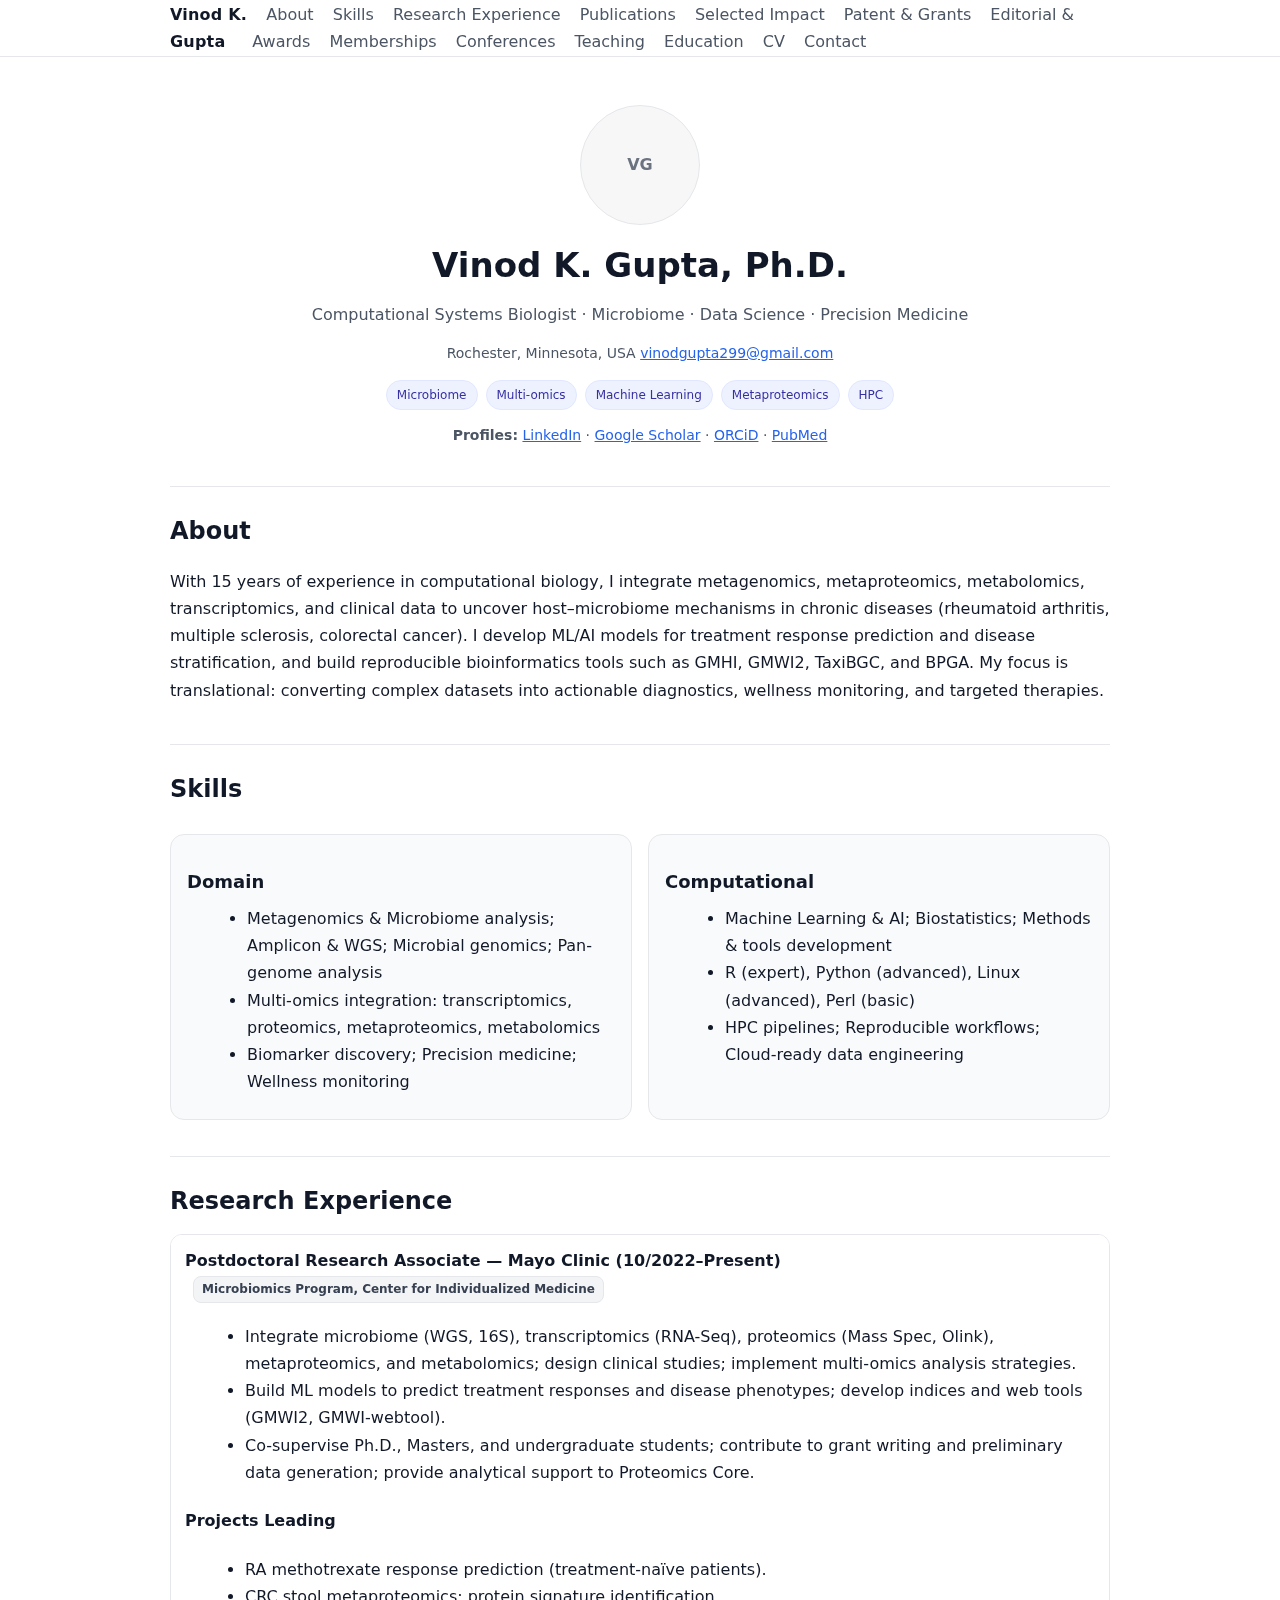
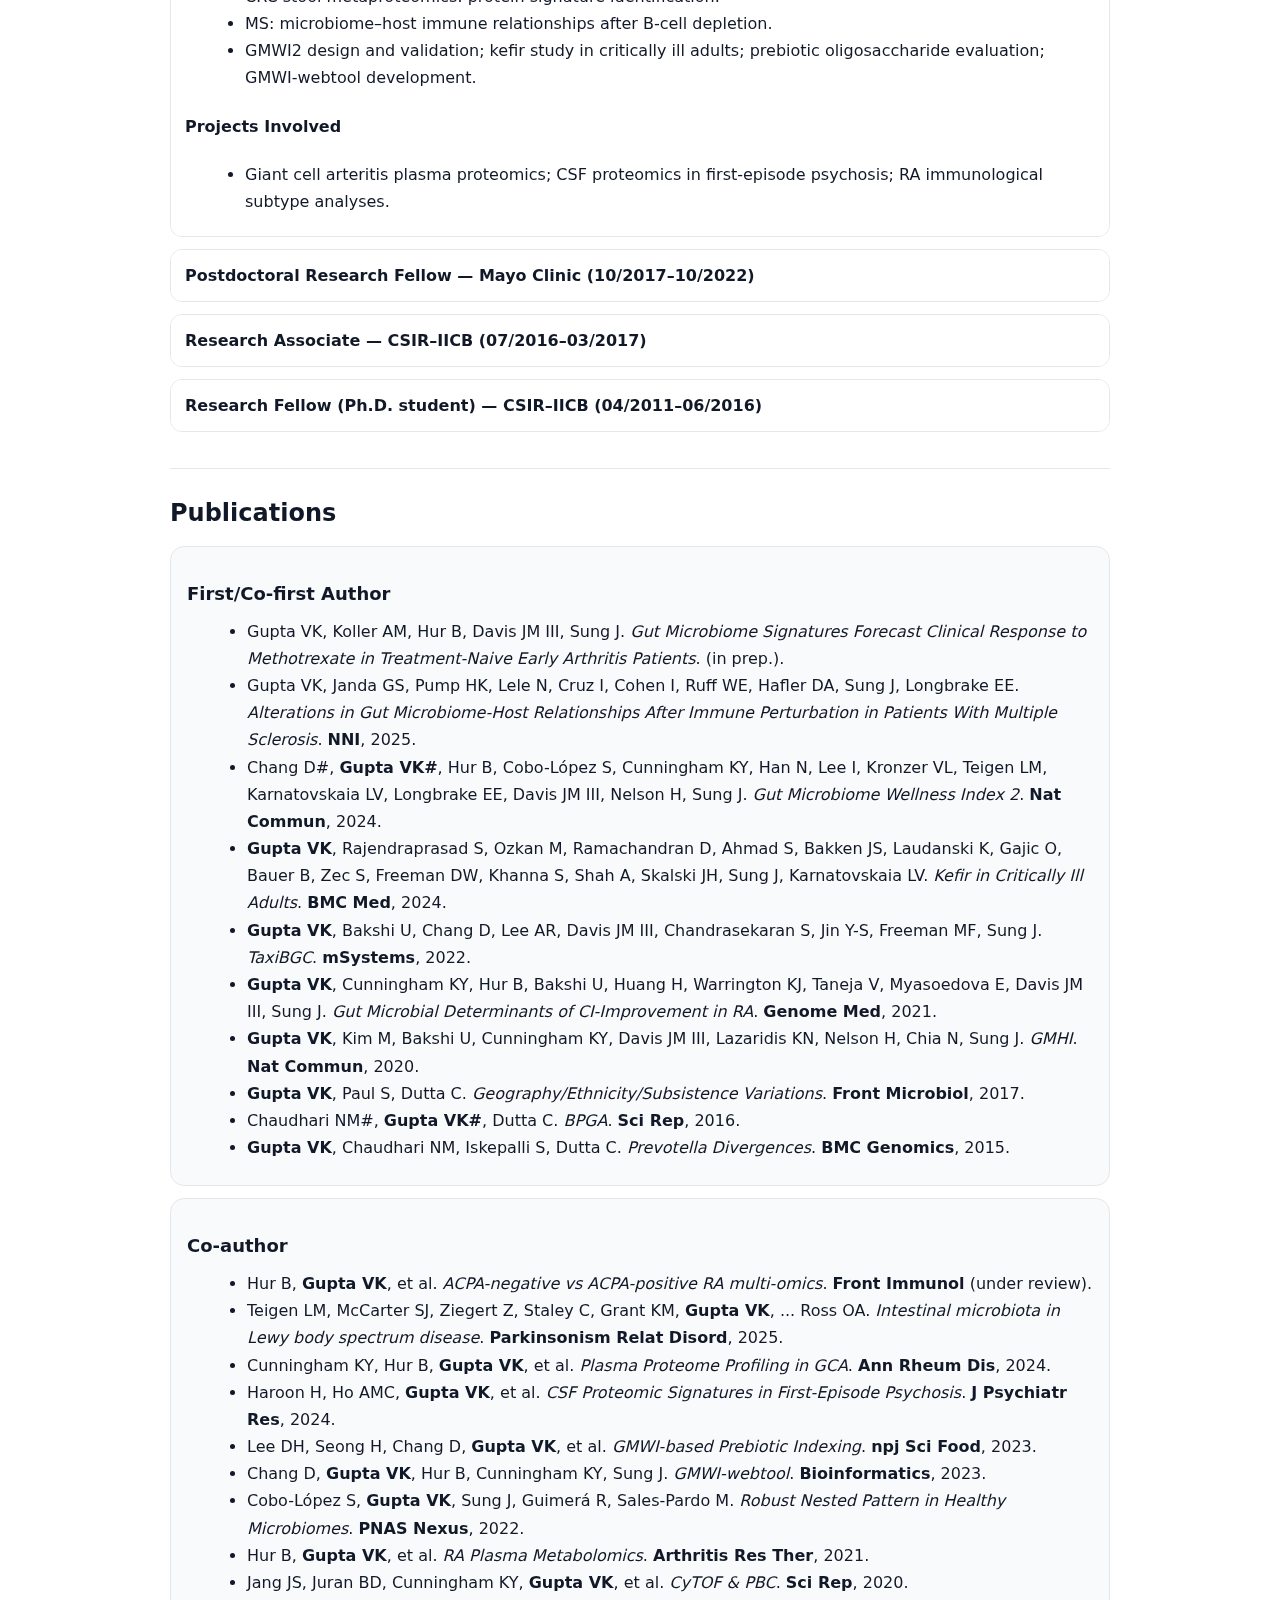
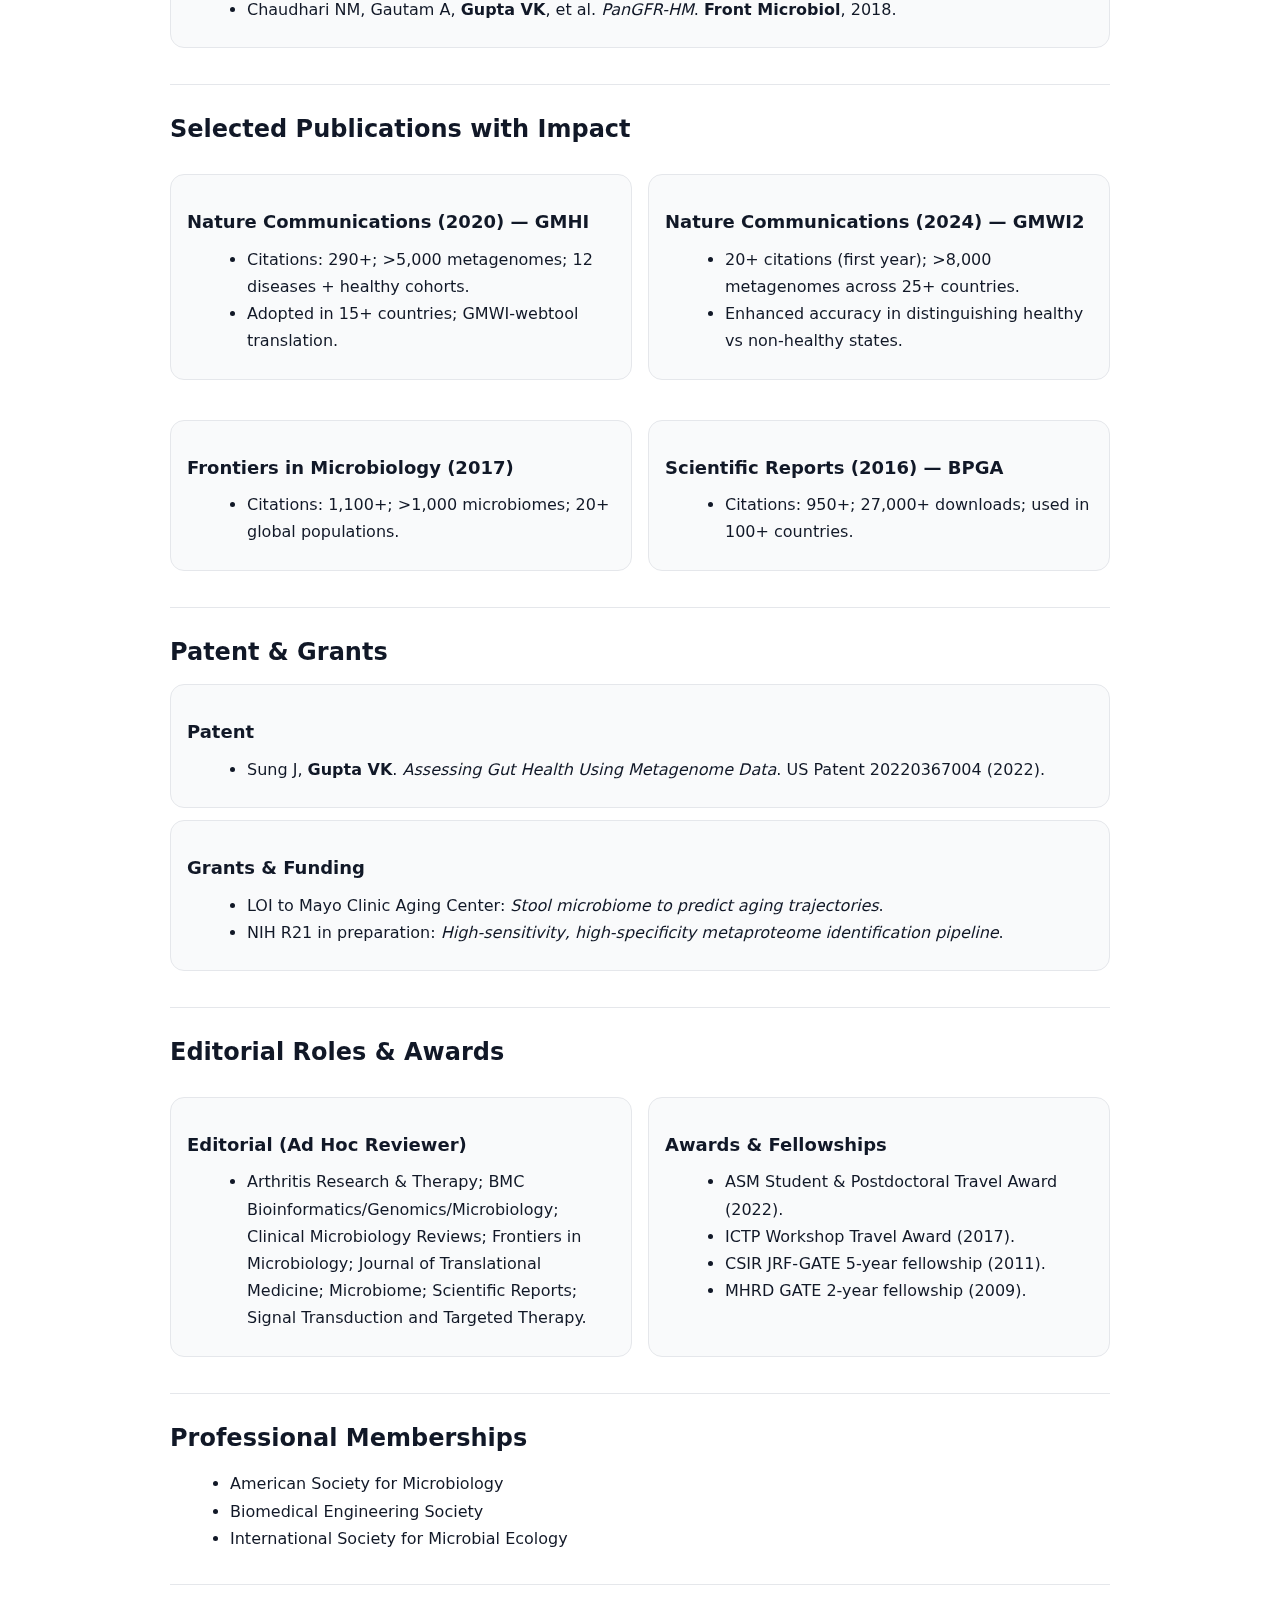
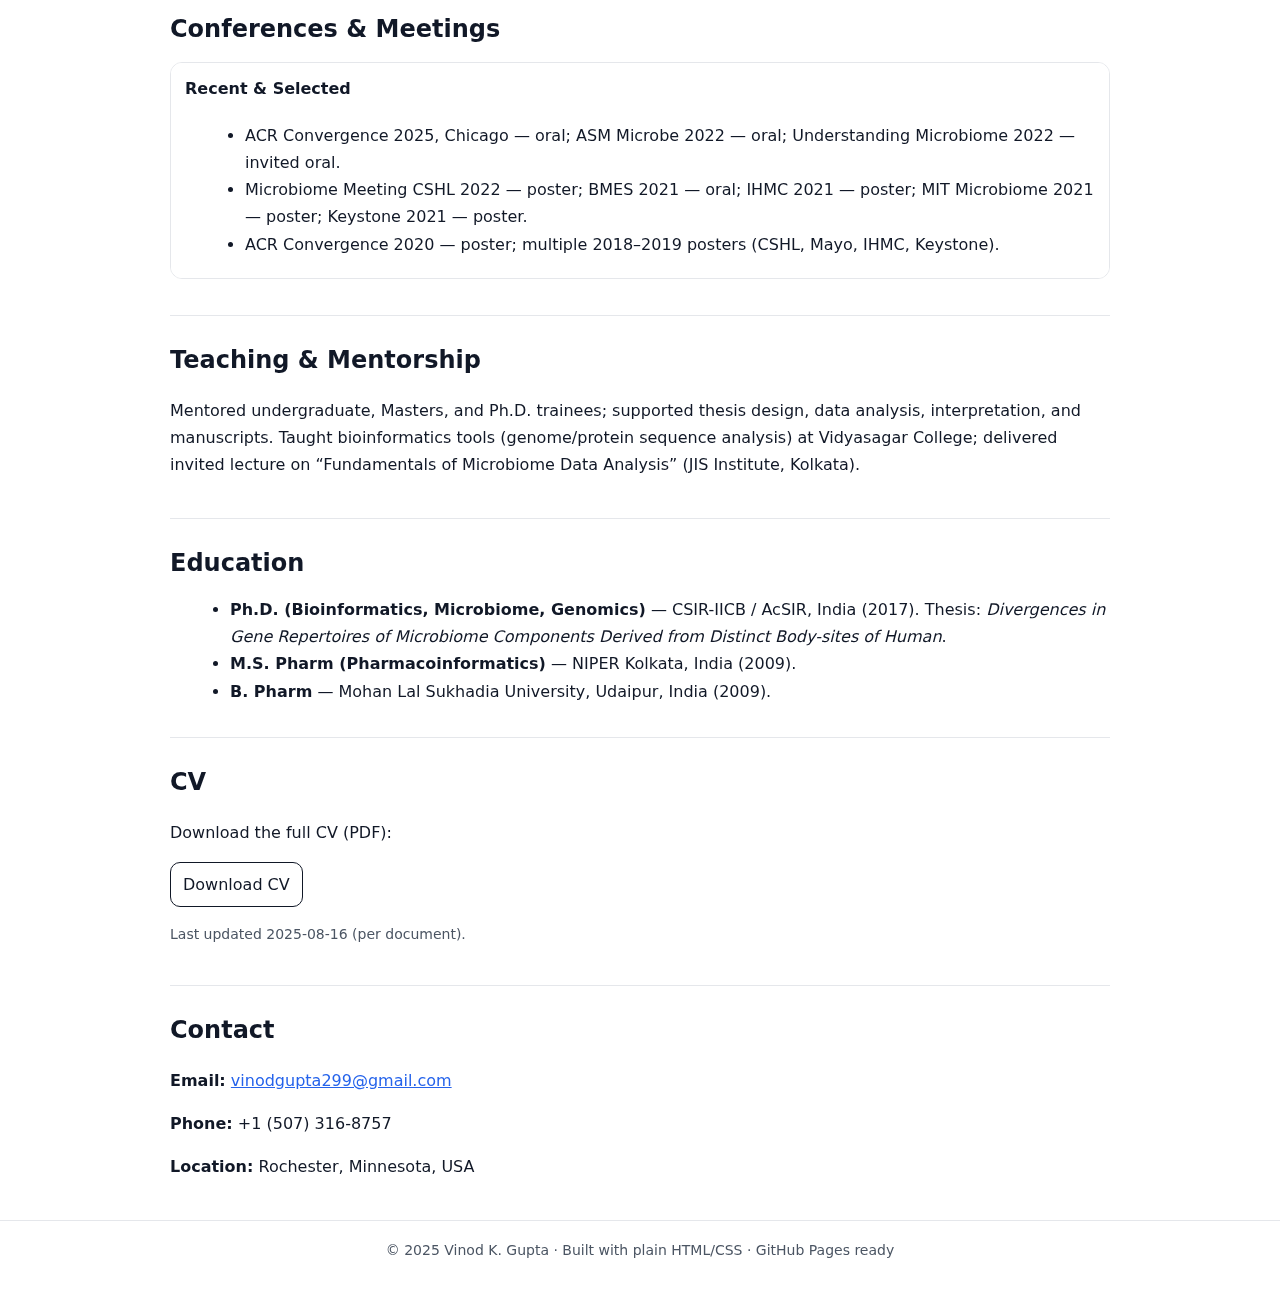
<file: index.html>
<!doctype html>
<html lang="en">
<head>
  <meta charset="utf-8">
  <meta name="viewport" content="width=device-width, initial-scale=1">
  <title>Vinod K. Gupta, Ph.D. — Academic Homepage</title>
  <link rel="stylesheet" href="styles.css">
  <meta name="description" content="Comprehensive academic homepage of Dr. Vinod K. Gupta: microbiome, multi-omics, machine learning, publications, grants, teaching, and more.">
</head>
<body>
  <nav>
    <div class="container nav-inner">
      <div class="brand">Vinod K. Gupta</div>
      <div class="menu">
        <a href="#about">About</a>
        <a href="#skills">Skills</a>
        <a href="#experience">Research Experience</a>
        <a href="#publications">Publications</a>
        <a href="#impact">Selected Impact</a>
        <a href="#patents-grants">Patent & Grants</a>
        <a href="#editorial-awards">Editorial & Awards</a>
        <a href="#membership">Memberships</a>
        <a href="#conferences">Conferences</a>
        <a href="#teaching">Teaching</a>
        <a href="#education">Education</a>
        <a href="#cv">CV</a>
        <a href="#contact">Contact</a>
      </div>
    </div>
  </nav>

  <header class="header container">
    <figure class="avatar">VG</figure>
    <h1>Vinod K. Gupta, Ph.D.</h1>
    <div class="lead">Computational Systems Biologist · Microbiome · Data Science · Precision Medicine</div>
    <p class="small">Rochester, Minnesota, USA <a href="mailto:vinodgupta299@gmail.com">vinodgupta299@gmail.com</a></p>
    <div class="chips">
      <span class="chip">Microbiome</span><span class="chip">Multi-omics</span><span class="chip">Machine Learning</span><span class="chip">Metaproteomics</span><span class="chip">HPC</span>
    </div>
    <p class="small"><strong>Profiles:</strong> <a href="https://www.linkedin.com/in/drvinodkgupta/" target="_blank" rel="noopener">LinkedIn</a> · <a href="https://scholar.google.co.in/citations?user=w4gWV6YAAAAJ&hl=en" target="_blank" rel="noopener">Google Scholar</a> · <a href="https://orcid.org/0000-0003-1467-9993" target="_blank" rel="noopener">ORCiD</a> · <a href="https://www.ncbi.nlm.nih.gov/myncbi/collections/mybibliography/" target="_blank" rel="noopener">PubMed</a></p>
  </header>

  <main class="container">
    <section id="about" class="section">
      <h2>About</h2>
      <p>With 15 years of experience in computational biology, I integrate metagenomics, metaproteomics, metabolomics, transcriptomics, and clinical data to uncover host–microbiome mechanisms in chronic diseases (rheumatoid arthritis, multiple sclerosis, colorectal cancer). I develop ML/AI models for treatment response prediction and disease stratification, and build reproducible bioinformatics tools such as GMHI, GMWI2, TaxiBGC, and BPGA. My focus is translational: converting complex datasets into actionable diagnostics, wellness monitoring, and targeted therapies.</p>
    </section>

    <section id="skills" class="section">
      <h2>Skills</h2>
      <div class="grid two">
        <div class="card">
          <h3>Domain</h3>
          <ul>
            <li>Metagenomics & Microbiome analysis; Amplicon & WGS; Microbial genomics; Pan-genome analysis</li>
            <li>Multi-omics integration: transcriptomics, proteomics, metaproteomics, metabolomics</li>
            <li>Biomarker discovery; Precision medicine; Wellness monitoring</li>
          </ul>
        </div>
        <div class="card">
          <h3>Computational</h3>
          <ul>
            <li>Machine Learning & AI; Biostatistics; Methods & tools development</li>
            <li>R (expert), Python (advanced), Linux (advanced), Perl (basic)</li>
            <li>HPC pipelines; Reproducible workflows; Cloud-ready data engineering</li>
          </ul>
        </div>
      </div>
    </section>

    <section id="experience" class="section">
      <h2>Research Experience</h2>

      <details class="accordion" open>
        <summary>Postdoctoral Research Associate — Mayo Clinic (10/2022–Present) <span class="badge">Microbiomics Program, Center for Individualized Medicine</span></summary>
        <div class="content">
          <ul>
            <li>Integrate microbiome (WGS, 16S), transcriptomics (RNA-Seq), proteomics (Mass Spec, Olink), metaproteomics, and metabolomics; design clinical studies; implement multi-omics analysis strategies.</li>
            <li>Build ML models to predict treatment responses and disease phenotypes; develop indices and web tools (GMWI2, GMWI-webtool).</li>
            <li>Co-supervise Ph.D., Masters, and undergraduate students; contribute to grant writing and preliminary data generation; provide analytical support to Proteomics Core.</li>
          </ul>
          <h4>Projects Leading</h4>
          <ul>
            <li>RA methotrexate response prediction (treatment-naïve patients).</li>
            <li>CRC stool metaproteomics: protein signature identification.</li>
            <li>MS: microbiome–host immune relationships after B-cell depletion.</li>
            <li>GMWI2 design and validation; kefir study in critically ill adults; prebiotic oligosaccharide evaluation; GMWI-webtool development.</li>
          </ul>
          <h4>Projects Involved</h4>
          <ul>
            <li>Giant cell arteritis plasma proteomics; CSF proteomics in first-episode psychosis; RA immunological subtype analyses.</li>
          </ul>
        </div>
      </details>

      <details class="accordion">
        <summary>Postdoctoral Research Fellow — Mayo Clinic (10/2017–10/2022)</summary>
        <div class="content">
          <ul>
            <li>Led GMHI development; deep-learning model for RA improvement; TaxiBGC pipeline for BGCs.</li>
            <li>Contributed to plasma metabolomics in RA; CyTOF in PBC; nested patterns in healthy gut microbiomes.</li>
          </ul>
        </div>
      </details>

      <details class="accordion">
        <summary>Research Associate — CSIR–IICB (07/2016–03/2017)</summary>
        <div class="content">
          <ul>
            <li>Human microbiome variation across geography/ethnicity/subsistence; PanGFR-HM web resource.</li>
          </ul>
        </div>
      </details>

      <details class="accordion">
        <summary>Research Fellow (Ph.D. student) — CSIR–IICB (04/2011–06/2016)</summary>
        <div class="content">
          <ul>
            <li>Microbial genomes, pan-genome analysis, sequence statistics, phylogeny, KEGG/COG functional analysis.</li>
            <li>Developed BPGA pipeline; supervised Masters students; conference presentations and manuscripts.</li>
          </ul>
        </div>
      </details>
    </section>

    <section id="publications" class="section">
      <h2>Publications</h2>
      <div class="card">
        <h3>First/Co-first Author</h3>
        <ul>
          <li>Gupta VK, Koller AM, Hur B, Davis JM III, Sung J. <em>Gut Microbiome Signatures Forecast Clinical Response to Methotrexate in Treatment-Naive Early Arthritis Patients</em>. (in prep.).</li>
          <li>Gupta VK, Janda GS, Pump HK, Lele N, Cruz I, Cohen I, Ruff WE, Hafler DA, Sung J, Longbrake EE. <em>Alterations in Gut Microbiome-Host Relationships After Immune Perturbation in Patients With Multiple Sclerosis</em>. <strong>NNI</strong>, 2025.</li>
          <li>Chang D#, <strong>Gupta VK#</strong>, Hur B, Cobo-López S, Cunningham KY, Han N, Lee I, Kronzer VL, Teigen LM, Karnatovskaia LV, Longbrake EE, Davis JM III, Nelson H, Sung J. <em>Gut Microbiome Wellness Index 2</em>. <strong>Nat Commun</strong>, 2024.</li>
          <li><strong>Gupta VK</strong>, Rajendraprasad S, Ozkan M, Ramachandran D, Ahmad S, Bakken JS, Laudanski K, Gajic O, Bauer B, Zec S, Freeman DW, Khanna S, Shah A, Skalski JH, Sung J, Karnatovskaia LV. <em>Kefir in Critically Ill Adults</em>. <strong>BMC Med</strong>, 2024.</li>
          <li><strong>Gupta VK</strong>, Bakshi U, Chang D, Lee AR, Davis JM III, Chandrasekaran S, Jin Y-S, Freeman MF, Sung J. <em>TaxiBGC</em>. <strong>mSystems</strong>, 2022.</li>
          <li><strong>Gupta VK</strong>, Cunningham KY, Hur B, Bakshi U, Huang H, Warrington KJ, Taneja V, Myasoedova E, Davis JM III, Sung J. <em>Gut Microbial Determinants of CI-Improvement in RA</em>. <strong>Genome Med</strong>, 2021.</li>
          <li><strong>Gupta VK</strong>, Kim M, Bakshi U, Cunningham KY, Davis JM III, Lazaridis KN, Nelson H, Chia N, Sung J. <em>GMHI</em>. <strong>Nat Commun</strong>, 2020.</li>
          <li><strong>Gupta VK</strong>, Paul S, Dutta C. <em>Geography/Ethnicity/Subsistence Variations</em>. <strong>Front Microbiol</strong>, 2017.</li>
          <li>Chaudhari NM#, <strong>Gupta VK#</strong>, Dutta C. <em>BPGA</em>. <strong>Sci Rep</strong>, 2016.</li>
          <li><strong>Gupta VK</strong>, Chaudhari NM, Iskepalli S, Dutta C. <em>Prevotella Divergences</em>. <strong>BMC Genomics</strong>, 2015.</li>
        </ul>
      </div>
      <div class="card">
        <h3>Co-author</h3>
        <ul>
          <li>Hur B, <strong>Gupta VK</strong>, et al. <em>ACPA-negative vs ACPA-positive RA multi-omics</em>. <strong>Front Immunol</strong> (under review).</li>
          <li>Teigen LM, McCarter SJ, Ziegert Z, Staley C, Grant KM, <strong>Gupta VK</strong>, ... Ross OA. <em>Intestinal microbiota in Lewy body spectrum disease</em>. <strong>Parkinsonism Relat Disord</strong>, 2025.</li>
          <li>Cunningham KY, Hur B, <strong>Gupta VK</strong>, et al. <em>Plasma Proteome Profiling in GCA</em>. <strong>Ann Rheum Dis</strong>, 2024.</li>
          <li>Haroon H, Ho AMC, <strong>Gupta VK</strong>, et al. <em>CSF Proteomic Signatures in First-Episode Psychosis</em>. <strong>J Psychiatr Res</strong>, 2024.</li>
          <li>Lee DH, Seong H, Chang D, <strong>Gupta VK</strong>, et al. <em>GMWI-based Prebiotic Indexing</em>. <strong>npj Sci Food</strong>, 2023.</li>
          <li>Chang D, <strong>Gupta VK</strong>, Hur B, Cunningham KY, Sung J. <em>GMWI-webtool</em>. <strong>Bioinformatics</strong>, 2023.</li>
          <li>Cobo-López S, <strong>Gupta VK</strong>, Sung J, Guimerá R, Sales-Pardo M. <em>Robust Nested Pattern in Healthy Microbiomes</em>. <strong>PNAS Nexus</strong>, 2022.</li>
          <li>Hur B, <strong>Gupta VK</strong>, et al. <em>RA Plasma Metabolomics</em>. <strong>Arthritis Res Ther</strong>, 2021.</li>
          <li>Jang JS, Juran BD, Cunningham KY, <strong>Gupta VK</strong>, et al. <em>CyTOF & PBC</em>. <strong>Sci Rep</strong>, 2020.</li>
          <li>Chaudhari NM, Gautam A, <strong>Gupta VK</strong>, et al. <em>PanGFR-HM</em>. <strong>Front Microbiol</strong>, 2018.</li>
        </ul>
      </div>
    </section>

    <section id="impact" class="section">
      <h2>Selected Publications with Impact</h2>
      <div class="grid two">
        <div class="card">
          <h3>Nature Communications (2020) — GMHI</h3>
          <ul>
            <li>Citations: 290+; >5,000 metagenomes; 12 diseases + healthy cohorts.</li>
            <li>Adopted in 15+ countries; GMWI-webtool translation.</li>
          </ul>
        </div>
        <div class="card">
          <h3>Nature Communications (2024) — GMWI2</h3>
          <ul>
            <li>20+ citations (first year); >8,000 metagenomes across 25+ countries.</li>
            <li>Enhanced accuracy in distinguishing healthy vs non-healthy states.</li>
          </ul>
        </div>
        <div class="card">
          <h3>Frontiers in Microbiology (2017)</h3>
          <ul>
            <li>Citations: 1,100+; >1,000 microbiomes; 20+ global populations.</li>
          </ul>
        </div>
        <div class="card">
          <h3>Scientific Reports (2016) — BPGA</h3>
          <ul>
            <li>Citations: 950+; 27,000+ downloads; used in 100+ countries.</li>
          </ul>
        </div>
      </div>
    </section>

    <section id="patents-grants" class="section">
      <h2>Patent & Grants</h2>
      <div class="card">
        <h3>Patent</h3>
        <ul>
          <li>Sung J, <strong>Gupta VK</strong>. <em>Assessing Gut Health Using Metagenome Data</em>. US Patent 20220367004 (2022).</li>
        </ul>
      </div>
      <div class="card">
        <h3>Grants & Funding</h3>
        <ul>
          <li>LOI to Mayo Clinic Aging Center: <em>Stool microbiome to predict aging trajectories</em>.</li>
          <li>NIH R21 in preparation: <em>High-sensitivity, high-specificity metaproteome identification pipeline</em>.</li>
        </ul>
      </div>
    </section>

    <section id="editorial-awards" class="section">
      <h2>Editorial Roles & Awards</h2>
      <div class="grid two">
        <div class="card">
          <h3>Editorial (Ad Hoc Reviewer)</h3>
          <ul>
            <li>Arthritis Research & Therapy; BMC Bioinformatics/Genomics/Microbiology; Clinical Microbiology Reviews; Frontiers in Microbiology; Journal of Translational Medicine; Microbiome; Scientific Reports; Signal Transduction and Targeted Therapy.</li>
          </ul>
        </div>
        <div class="card">
          <h3>Awards & Fellowships</h3>
          <ul>
            <li>ASM Student & Postdoctoral Travel Award (2022).</li>
            <li>ICTP Workshop Travel Award (2017).</li>
            <li>CSIR JRF-GATE 5-year fellowship (2011).</li>
            <li>MHRD GATE 2-year fellowship (2009).</li>
          </ul>
        </div>
      </div>
    </section>

    <section id="membership" class="section">
      <h2>Professional Memberships</h2>
      <ul>
        <li>American Society for Microbiology</li>
        <li>Biomedical Engineering Society</li>
        <li>International Society for Microbial Ecology</li>
      </ul>
    </section>

    <section id="conferences" class="section">
      <h2>Conferences & Meetings</h2>
      <details class="accordion" open>
        <summary>Recent & Selected</summary>
        <div class="content">
          <ul>
            <li>ACR Convergence 2025, Chicago — oral; ASM Microbe 2022 — oral; Understanding Microbiome 2022 — invited oral.</li>
            <li>Microbiome Meeting CSHL 2022 — poster; BMES 2021 — oral; IHMC 2021 — poster; MIT Microbiome 2021 — poster; Keystone 2021 — poster.</li>
            <li>ACR Convergence 2020 — poster; multiple 2018–2019 posters (CSHL, Mayo, IHMC, Keystone).</li>
          </ul>
        </div>
      </details>
    </section>

    <section id="teaching" class="section">
      <h2>Teaching & Mentorship</h2>
      <p>Mentored undergraduate, Masters, and Ph.D. trainees; supported thesis design, data analysis, interpretation, and manuscripts. Taught bioinformatics tools (genome/protein sequence analysis) at Vidyasagar College; delivered invited lecture on “Fundamentals of Microbiome Data Analysis” (JIS Institute, Kolkata).</p>
    </section>

    <section id="education" class="section">
      <h2>Education</h2>
      <ul>
        <li><strong>Ph.D. (Bioinformatics, Microbiome, Genomics)</strong> — CSIR-IICB / AcSIR, India (2017). Thesis: <em>Divergences in Gene Repertoires of Microbiome Components Derived from Distinct Body-sites of Human</em>.</li>
        <li><strong>M.S. Pharm (Pharmacoinformatics)</strong> — NIPER Kolkata, India (2009).</li>
        <li><strong>B. Pharm</strong> — Mohan Lal Sukhadia University, Udaipur, India (2009).</li>
      </ul>
    </section>

    <section id="cv" class="section">
      <h2>CV</h2>
      <p>Download the full CV (PDF):</p>
      <p><a class="btn" href="assets/VinodGupta_CV_Vinod.pdf" download>Download CV</a></p>
      <p class="small">Last updated 2025-08-16 (per document).</p>
    </section>

    <section id="contact" class="section">
      <h2>Contact</h2>
      <p><strong>Email:</strong> <a href="mailto:vinodgupta299@gmail.com">vinodgupta299@gmail.com</a></p>
      <p><strong>Phone:</strong> +1 (507) 316-8757</p>
      <p><strong>Location:</strong> Rochester, Minnesota, USA</p>
    </section>
  </main>

  <footer>
    © 2025 Vinod K. Gupta · Built with plain HTML/CSS · GitHub Pages ready
  </footer>
</body>
</html>
</file>
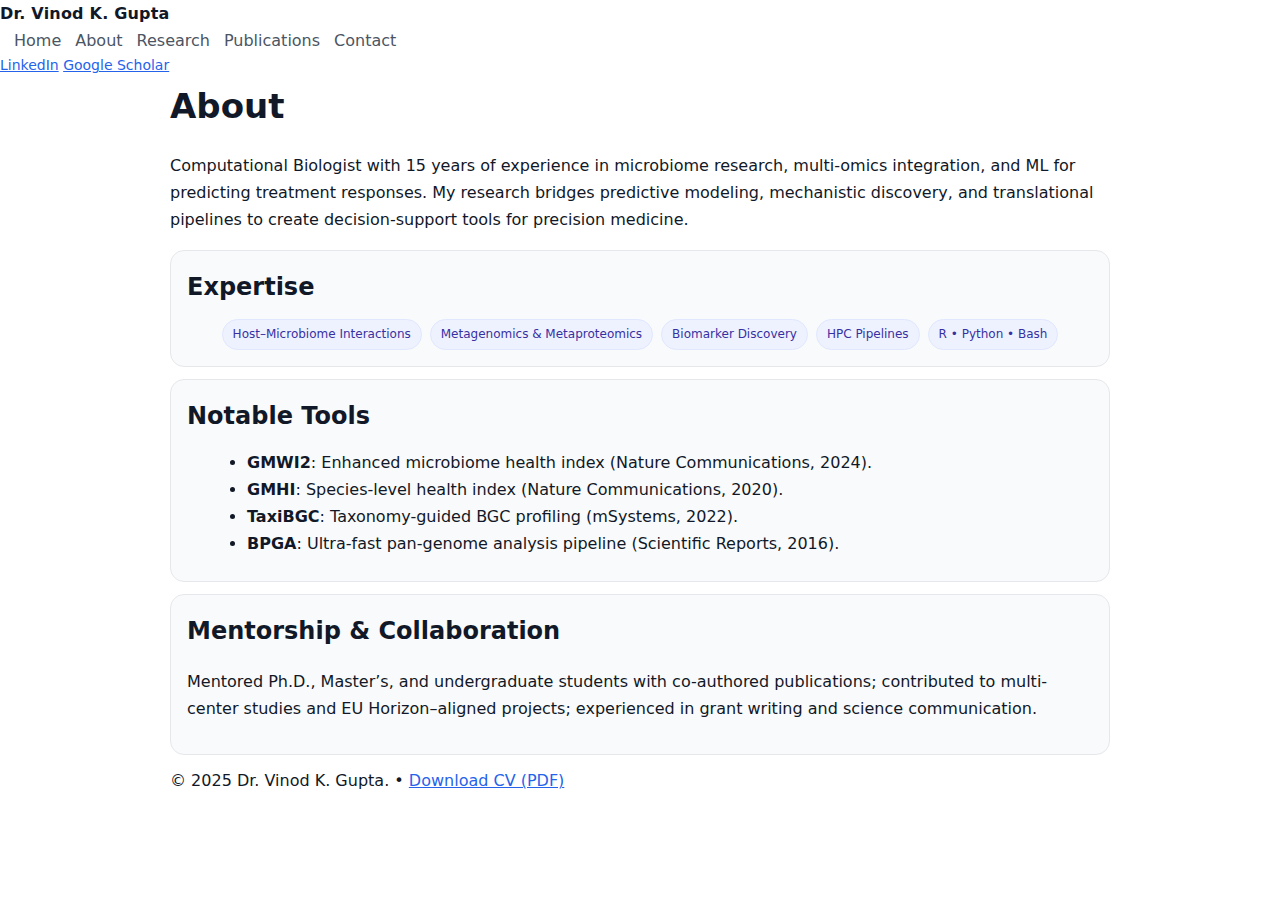
<file: about.html>
<!doctype html>
<html lang="en">
<head>
  <meta charset="utf-8">
  <meta name="viewport" content="width=device-width, initial-scale=1">
  <title>About • Dr. Vinod K. Gupta</title>
  <link rel="stylesheet" href="styles.css">
</head>
<body>

<header>
  <div class="nav">
    <div class="brand">Dr. Vinod K. Gupta</div>
    <div class="menu"><a href="index.html" class="">Home</a><a href="about.html" class="active">About</a><a href="research.html" class="">Research</a><a href="publications.html" class="">Publications</a><a href="contact.html" class="">Contact</a></div>
    <div class="right small">
      <a href="https://www.linkedin.com/in/drvinodkgupta/" target="_blank" rel="noopener">LinkedIn</a>
      <a href="https://scholar.google.co.in/citations?user=w4gWV6YAAAAJ&hl=en" target="_blank" rel="noopener">Google Scholar</a>
    </div>
  </div>
</header>

  <div class="container">
    <h1>About</h1>
    <p>Computational Biologist with 15 years of experience in microbiome research, multi-omics integration, and ML for predicting treatment responses. My research bridges predictive modeling, mechanistic discovery, and translational pipelines to create decision-support tools for precision medicine.</p>
    <div class="card">
      <h2>Expertise</h2>
      <div class="chips">
        <span class="chip">Host–Microbiome Interactions</span>
        <span class="chip">Metagenomics &amp; Metaproteomics</span>
        <span class="chip">Biomarker Discovery</span>
        <span class="chip">HPC Pipelines</span>
        <span class="chip">R • Python • Bash</span>
      </div>
    </div>
    <div class="card">
      <h2>Notable Tools</h2>
      <ul>
        <li><strong>GMWI2</strong>: Enhanced microbiome health index (Nature Communications, 2024).</li>
        <li><strong>GMHI</strong>: Species-level health index (Nature Communications, 2020).</li>
        <li><strong>TaxiBGC</strong>: Taxonomy-guided BGC profiling (mSystems, 2022).</li>
        <li><strong>BPGA</strong>: Ultra-fast pan-genome analysis pipeline (Scientific Reports, 2016).</li>
      </ul>
    </div>
    <div class="card">
      <h2>Mentorship & Collaboration</h2>
      <p>Mentored Ph.D., Master’s, and undergraduate students with co-authored publications; contributed to multi-center studies and EU Horizon–aligned projects; experienced in grant writing and science communication.</p>
    </div>
  </div>

<div class="footer container">
  © 2025 Dr. Vinod K. Gupta.  • <a href="assets/Vinod_Gupta_CV.pdf" download>Download CV (PDF)</a>
</div>

</body>
</html>
</file>
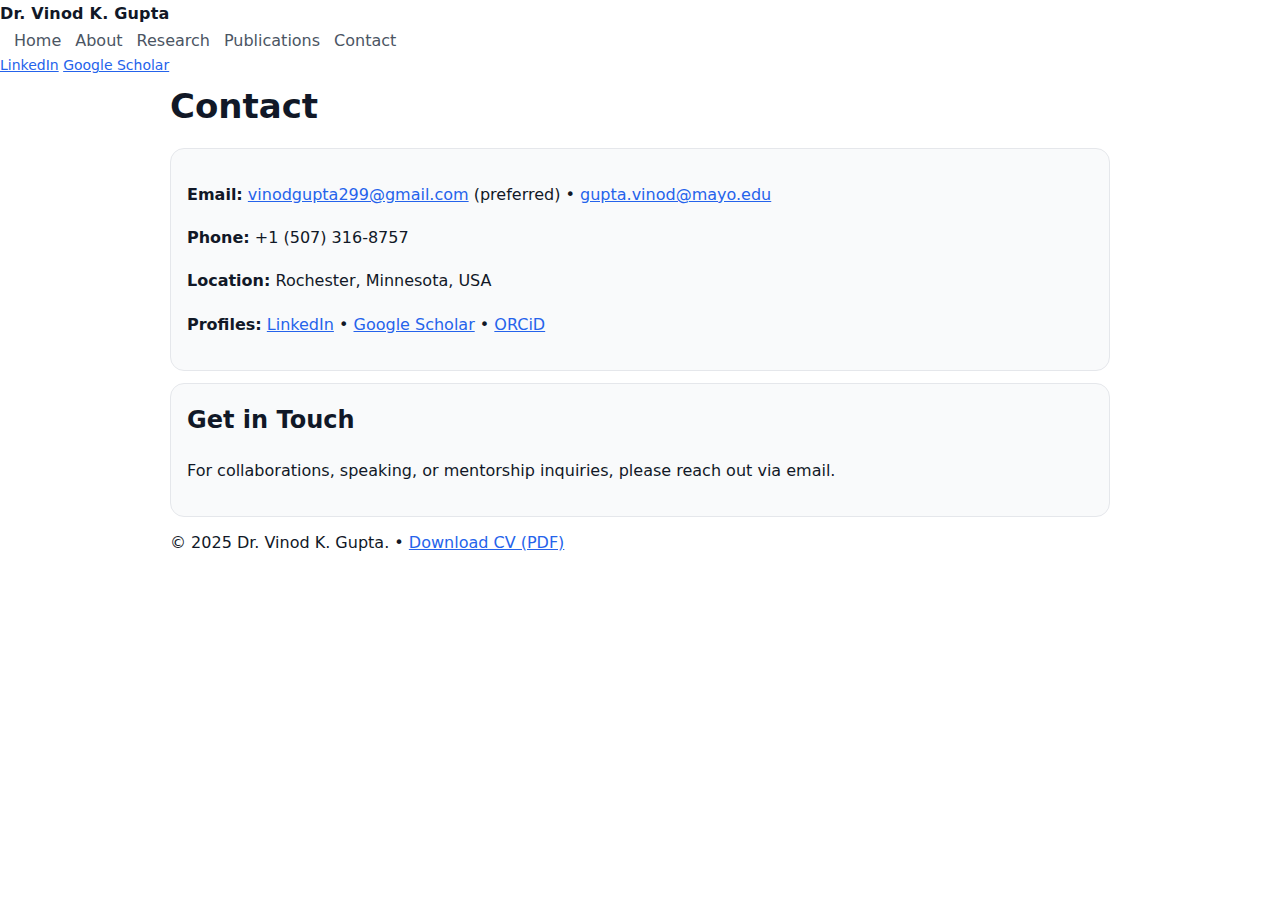
<file: contact.html>
<!doctype html>
<html lang="en">
<head>
  <meta charset="utf-8">
  <meta name="viewport" content="width=device-width, initial-scale=1">
  <title>Contact • Dr. Vinod K. Gupta</title>
  <link rel="stylesheet" href="styles.css">
</head>
<body>

<header>
  <div class="nav">
    <div class="brand">Dr. Vinod K. Gupta</div>
    <div class="menu"><a href="index.html" class="">Home</a><a href="about.html" class="">About</a><a href="research.html" class="">Research</a><a href="publications.html" class="">Publications</a><a href="contact.html" class="active">Contact</a></div>
    <div class="right small">
      <a href="https://www.linkedin.com/in/drvinodkgupta/" target="_blank" rel="noopener">LinkedIn</a>
      <a href="https://scholar.google.co.in/citations?user=w4gWV6YAAAAJ&hl=en" target="_blank" rel="noopener">Google Scholar</a>
    </div>
  </div>
</header>

  <div class="container">
    <h1>Contact</h1>
    <div class="card">
      <p><strong>Email:</strong> <a href="mailto:vinodgupta299@gmail.com">vinodgupta299@gmail.com</a> (preferred) • <a href="mailto:gupta.vinod@mayo.edu">gupta.vinod@mayo.edu</a></p>
      <p><strong>Phone:</strong> +1 (507) 316-8757</p>
      <p><strong>Location:</strong> Rochester, Minnesota, USA</p>
      <p><strong>Profiles:</strong> <a href="https://www.linkedin.com/in/drvinodkgupta/" target="_blank">LinkedIn</a> • <a href="https://scholar.google.co.in/citations?user=w4gWV6YAAAAJ&hl=en" target="_blank">Google Scholar</a> • <a href="https://orcid.org/0000-0003-1467-9993" target="_blank">ORCiD</a></p>
    </div>
    <div class="card">
      <h2>Get in Touch</h2>
      <p>For collaborations, speaking, or mentorship inquiries, please reach out via email.</p>
    </div>
  </div>

<div class="footer container">
  © 2025 Dr. Vinod K. Gupta.  • <a href="assets/Vinod_Gupta_CV.pdf" download>Download CV (PDF)</a>
</div>

</body>
</html>
</file>
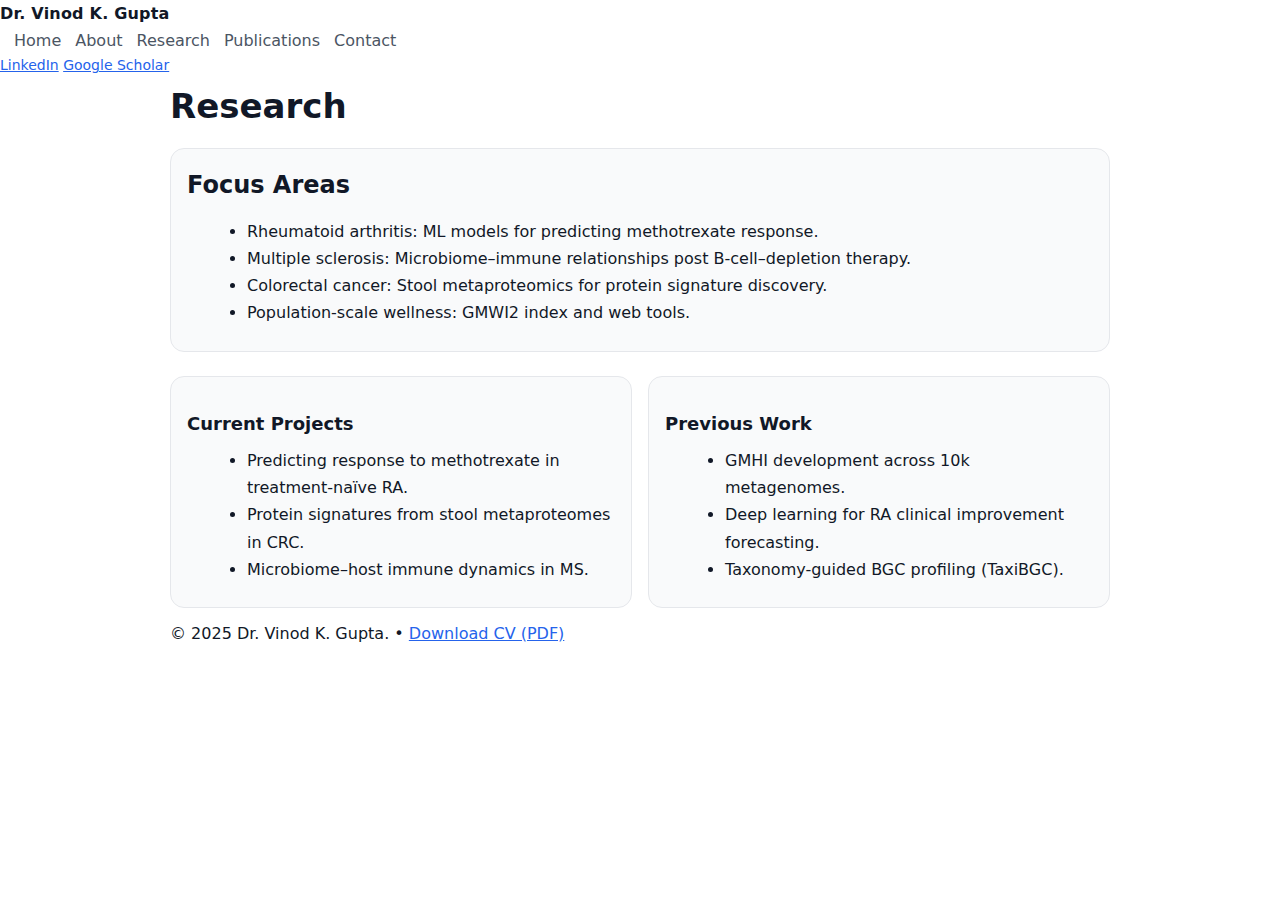
<file: research.html>
<!doctype html>
<html lang="en">
<head>
  <meta charset="utf-8">
  <meta name="viewport" content="width=device-width, initial-scale=1">
  <title>Research • Dr. Vinod K. Gupta</title>
  <link rel="stylesheet" href="styles.css">
</head>
<body>

<header>
  <div class="nav">
    <div class="brand">Dr. Vinod K. Gupta</div>
    <div class="menu"><a href="index.html" class="">Home</a><a href="about.html" class="">About</a><a href="research.html" class="active">Research</a><a href="publications.html" class="">Publications</a><a href="contact.html" class="">Contact</a></div>
    <div class="right small">
      <a href="https://www.linkedin.com/in/drvinodkgupta/" target="_blank" rel="noopener">LinkedIn</a>
      <a href="https://scholar.google.co.in/citations?user=w4gWV6YAAAAJ&hl=en" target="_blank" rel="noopener">Google Scholar</a>
    </div>
  </div>
</header>

  <div class="container">
    <h1>Research</h1>
    <div class="card">
      <h2>Focus Areas</h2>
      <ul>
        <li>Rheumatoid arthritis: ML models for predicting methotrexate response.</li>
        <li>Multiple sclerosis: Microbiome–immune relationships post B-cell–depletion therapy.</li>
        <li>Colorectal cancer: Stool metaproteomics for protein signature discovery.</li>
        <li>Population-scale wellness: GMWI2 index and web tools.</li>
      </ul>
    </div>
    <div class="grid two">
      <div class="card">
        <h3>Current Projects</h3>
        <ul>
          <li>Predicting response to methotrexate in treatment-naïve RA.</li>
          <li>Protein signatures from stool metaproteomes in CRC.</li>
          <li>Microbiome–host immune dynamics in MS.</li>
        </ul>
      </div>
      <div class="card">
        <h3>Previous Work</h3>
        <ul>
          <li>GMHI development across 10k metagenomes.</li>
          <li>Deep learning for RA clinical improvement forecasting.</li>
          <li>Taxonomy-guided BGC profiling (TaxiBGC).</li>
        </ul>
      </div>
    </div>
  </div>

<div class="footer container">
  © 2025 Dr. Vinod K. Gupta.  • <a href="assets/Vinod_Gupta_CV.pdf" download>Download CV (PDF)</a>
</div>

</body>
</html>
</file>
<file: styles.css>
:root {
  --bg:#ffffff; --fg:#111827; --muted:#4b5563; --link:#2563eb; --border:#e5e7eb; --card:#f9fafb;
}
*{box-sizing:border-box}
html{scroll-behavior:smooth}
body{margin:0;font-family:ui-sans-serif,system-ui,-apple-system,Segoe UI,Roboto,Arial,sans-serif;color:var(--fg);background:var(--bg);line-height:1.7}
.container{max-width:980px;margin:0 auto;padding:0 20px}
nav{position:sticky;top:0;z-index:50;background:rgba(255,255,255,.9);backdrop-filter:saturate(180%) blur(8px);border-bottom:1px solid var(--border)}
.nav-inner{display:flex;align-items:center;justify-content:space-between;height:56px}
.brand{font-weight:700;letter-spacing:.2px}
.menu a{text-decoration:none;color:var(--muted);margin-left:14px}
.menu a:hover{color:var(--link)}
header.header{padding:48px 0 24px;text-align:center}
h1{margin:0 0 6px;font-size:34px}
.lead{color:var(--muted)}
.chips{display:flex;gap:8px;justify-content:center;flex-wrap:wrap;margin-top:8px}
.chip{font-size:12px;padding:4px 10px;border-radius:999px;background:#eef2ff;border:1px solid #e0e7ff;color:#3730a3}
.section{padding:24px 0;border-top:1px solid var(--border)}
h2{font-size:24px;margin:0 0 12px}
h3{font-size:18px;margin:16px 0 8px}
.card{background:var(--card);border:1px solid var(--border);border-radius:14px;padding:16px;margin:12px 0}
ul{margin:8px 0 8px 20px}
a{color:var(--link)}
.small{color:var(--muted);font-size:14px}
footer{border-top:1px solid var(--border);padding:18px 0 36px;text-align:center;color:var(--muted);font-size:14px}
figure.avatar{display:inline-flex;align-items:center;justify-content:center;width:120px;height:120px;border-radius:999px;border:1px solid var(--border);margin:0 auto 12px;background:#f7f7f7;color:#6b7280;font-weight:700}
.grid{display:grid;gap:16px}
@media(min-width:900px){.grid.two{grid-template-columns:1fr 1fr} .grid.three{grid-template-columns:1fr 1fr 1fr}}
/* Accordion */
.accordion{border:1px solid var(--border);border-radius:12px;overflow:hidden;margin:12px 0;background:#fff}
.accordion summary{cursor:pointer;list-style:none;padding:12px 14px;font-weight:600;background:#fff;outline:none}
.accordion summary::-webkit-details-marker{display:none}
.accordion .content{padding:0 14px 12px 14px;background:#fff}
.badge{display:inline-block;background:#f3f4f6;border:1px solid var(--border);border-radius:8px;padding:2px 8px;margin-left:8px;font-size:12px;color:#374151}
kbd{font-family:ui-monospace,SFMono-Regular,Menlo,Consolas,monospace;background:#f3f3f3;border:1px solid var(--border);padding:1px 4px;border-radius:4px;font-size:12px}
.btn{display:inline-block;text-decoration:none;border:1px solid #111827;border-radius:10px;padding:8px 12px;color:#111827}
.btn:hover{background:#111827;color:#fff}
</file>
